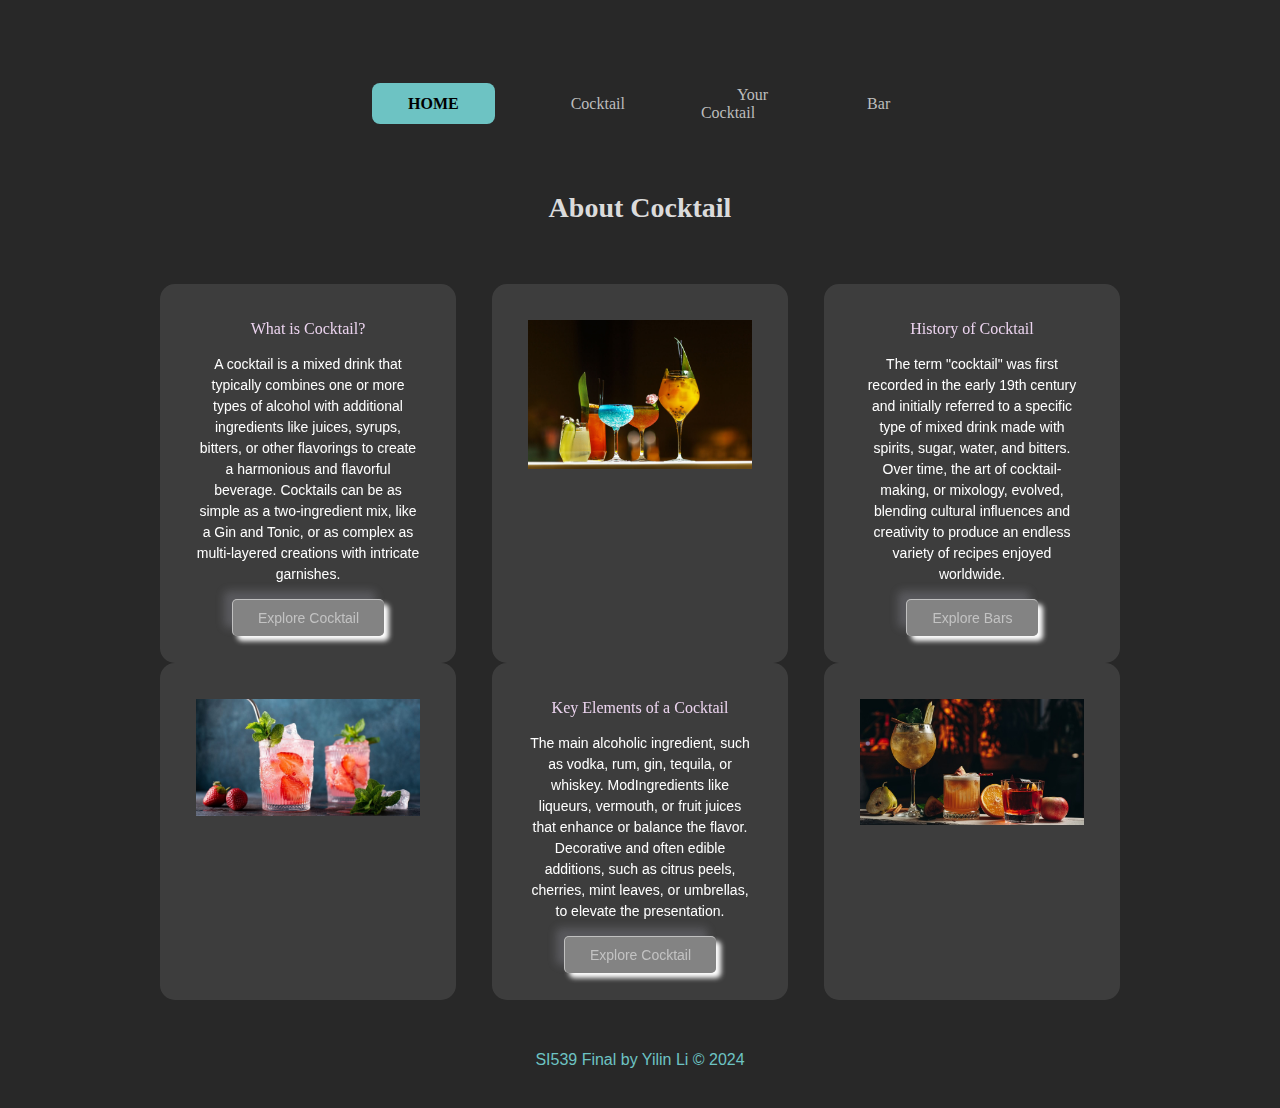
<file: index.html>
<!DOCTYPE html>
<html lang="en">

<head>
  <meta charset="UTF-8">
  <meta name="viewport" content="width=device-width, initial-scale=1.0">
  <link rel="stylesheet" href="css/reset.css">
  <link rel="stylesheet" href="css/style.css">
  <link rel="icon" href="images/Yilin_logo.png">
  <title>Home</title>
  <style>

    body {
      
      background-color: rgb(40, 40, 40);
    }
  </style>
</head>

<body class="index">
  <header>
    <nav class="navbar">
      <ul>
        <li><a class="current" href="index.html">Home</a></li>
        <li><a href="Cocktail.html">Cocktail</a></li>
        <li><a href="Build_Your_Cocktail.html">Your Cocktail</a></li>
        <li><a href="Bar.html">Bar</a></li>
      </ul>
    </nav>
  </header>

  <main>
    

    <!-- About Section -->
    <section class="about">
      <h2>About Cocktail</h2>
    </section>

    <!-- Three-Column Grid Section -->
    <section class="three-column-grid">
      <div class="module">
        <h3>What is Cocktail?</h3>
        <p class="module-p">
          A cocktail is a mixed drink that typically combines one or more types of alcohol with additional ingredients like juices, syrups, bitters, or other flavorings to create a harmonious and flavorful beverage. Cocktails can be as simple as a two-ingredient mix, like a Gin and Tonic, or as complex as multi-layered creations with intricate garnishes.


        </p>
        <a class="explore" href="Cocktail.html">Explore Cocktail</a>
      </div>

      <div class="module">
        <img src="images/3.jpg" alt="A bottle of cocktail">
      </div>

      <div class="module">
        <h3>History of Cocktail</h3>
        <p class="module-p">
          The term "cocktail" was first recorded in the early 19th century and initially referred to a specific type of mixed drink made with spirits, sugar, water, and bitters. Over time, the art of cocktail-making, or mixology, evolved, blending cultural influences and creativity to produce an endless variety of recipes enjoyed worldwide.
        </p>
        <a class="explore" href="Bar.html">Explore Bars</a>
      </div>
    </section>

    <!-- Another Three-Column Grid Section -->
    <section class="another-three-column-grid">
      <div class="module">
        <img src="images/2.jpg" alt="A bottle of cocktail">
      </div>

      <div class="module">
        <h3>Key Elements of a Cocktail</h3>
        <p class="module-p">
          The main alcoholic ingredient, such as vodka, rum, gin, tequila, or whiskey.
ModIngredients like liqueurs, vermouth, or fruit juices that enhance or balance the flavor.
Decorative and often edible additions, such as citrus peels, cherries, mint leaves, or umbrellas, to elevate the presentation.
        </p>
        <a class="explore" href="Cocktail.html">Explore Cocktail</a>
      </div>

      <div class="module">
        <img src="images/1.jpg" alt="A bottle of cocktail">
      </div>
    </section>
  </main>

  <footer>
    <p>SI539 Final by Yilin Li © 2024</p>
  </footer>

  <script src="code.js"></script>
</body>

</html>
</file>
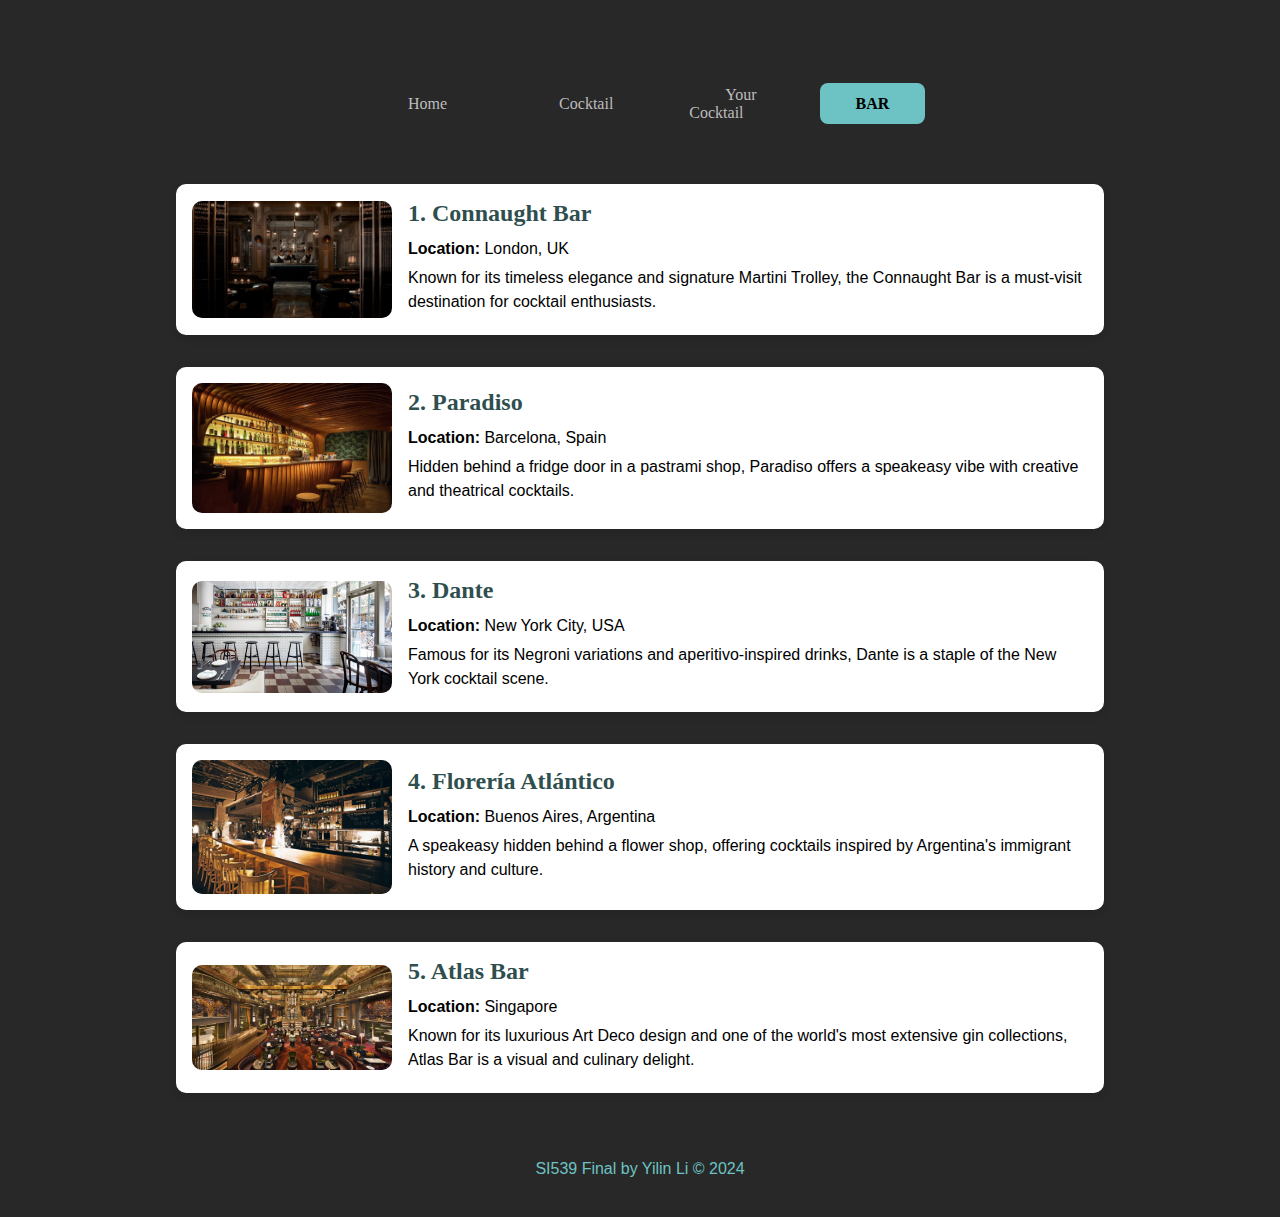
<file: Bar.html>
<!DOCTYPE html>
<html lang="en">

<head>
  <meta charset="UTF-8">
  <meta name="viewport" content="width=device-width, initial-scale=1.0">
  <link rel="stylesheet" href="css/reset.css">
  <link rel="stylesheet" href="css/style.css">
  <link rel="icon" href="images/Yilin_logo.png">
  <title>Bar</title>
  <style>
    body {
      background-color: rgb(40, 40, 40);
    }
    h2 {
      color:darkslategrey;
    }





  

    .intro-section {
      text-align: center;
      padding: 2rem;
      background: #fff;
      margin-bottom: 2rem;
    }

    .bars-list {
      display: flex;
      flex-direction: column;
      gap: 2rem;
      padding: 1rem;
    }

    .bar {
      display: flex;
      align-items: center;
      background: #fff;
      border-radius: 10px;
      box-shadow: 0 4px 8px rgba(0, 0, 0, 0.1);
      padding: 1rem;
      gap: 1rem;
    }

    .bar img {
      width: 200px;
      height: auto;
      border-radius: 10px;
    }

    .bar-info {
      flex: 1;
    }

    .bar-info h2 {
      margin: 0 0 10px;
      font-size: 1.5rem;
    }

    .bar-info p {
      margin: 5px 0;
    }


  </style>
</head>

<body class="bars-page">
  <header>
    <nav class="navbar">
      <ul>
        <li><a href="index.html">Home</a></li>
        <li><a href="Cocktail.html">Cocktail</a></li>
        <li><a href="Build_Your_Cocktail.html">Your Cocktail</a></li>
        <li><a class="current" href="Bar.html">Bar</a></li>
      </ul>
    </nav>
  </header>

  <main>
    

    <section class="bars-list">
      <div class="bar">
        <img src="images/14.jpg" alt="Connaught Bar in London">
        <div class="bar-info">
          <h2>1. Connaught Bar</h2>
          <p><strong>Location:</strong> London, UK</p>
          <p>Known for its timeless elegance and signature Martini Trolley, the Connaught Bar is a must-visit destination for cocktail enthusiasts.</p>
        </div>
      </div>

      <div class="bar">
        <img src="images/15.jpg" alt="Paradiso Bar in Barcelona">
        <div class="bar-info">
          <h2>2. Paradiso</h2>
          <p><strong>Location:</strong> Barcelona, Spain</p>
          <p>Hidden behind a fridge door in a pastrami shop, Paradiso offers a speakeasy vibe with creative and theatrical cocktails.</p>
        </div>
      </div>

      <div class="bar">
        <img src="images/16.jpg" alt="Dante Bar in New York City">
        <div class="bar-info">
          <h2>3. Dante</h2>
          <p><strong>Location:</strong> New York City, USA</p>
          <p>Famous for its Negroni variations and aperitivo-inspired drinks, Dante is a staple of the New York cocktail scene.</p>
        </div>
      </div>

      <div class="bar">
        <img src="images/17.jpg" alt="Florería Atlántico Bar in Buenos Aires">
        <div class="bar-info">
          <h2>4. Florería Atlántico</h2>
          <p><strong>Location:</strong> Buenos Aires, Argentina</p>
          <p>A speakeasy hidden behind a flower shop, offering cocktails inspired by Argentina's immigrant history and culture.</p>
        </div>
      </div>

      <div class="bar">
        <img src="images/18.jpg" alt="Atlas Bar in Singapore">
        <div class="bar-info">
          <h2>5. Atlas Bar</h2>
          <p><strong>Location:</strong> Singapore</p>
          <p>Known for its luxurious Art Deco design and one of the world's most extensive gin collections, Atlas Bar is a visual and culinary delight.</p>
        </div>
      </div>
    </section>
  </main>

  <footer>
    <p>SI539 Final by Yilin Li © 2024</p>
  </footer>
</body>

</html>
</file>
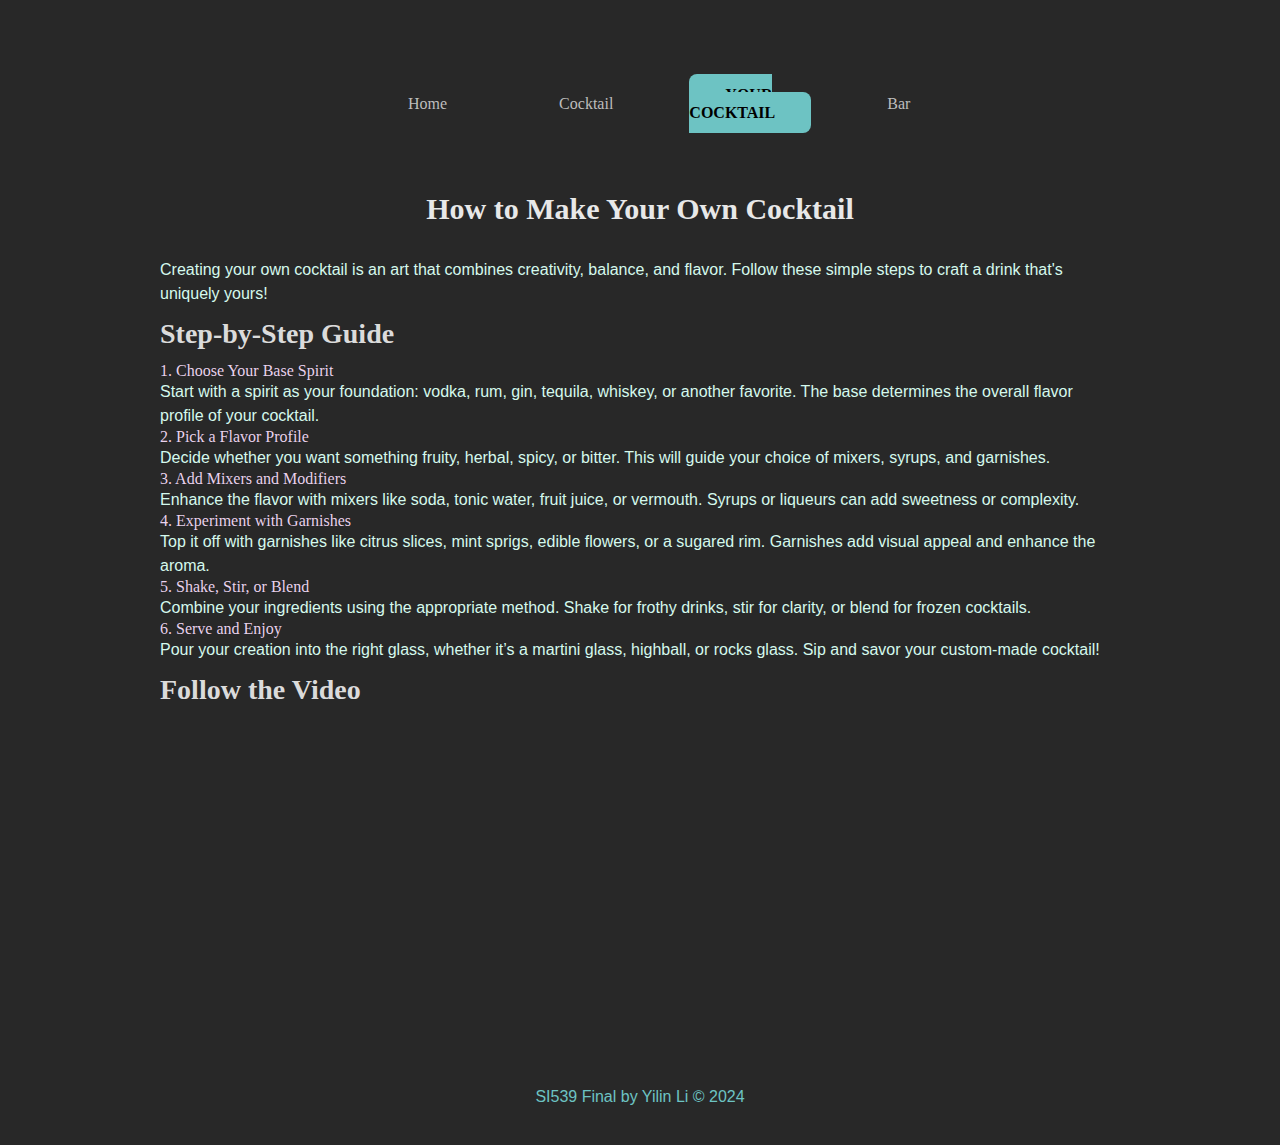
<file: Build_Your_Cocktail.html>
<!DOCTYPE html>
<html lang="en">

<head>
  <meta charset="UTF-8">
  <meta name="viewport" content="width=device-width, initial-scale=1.0">
  <link rel="stylesheet" href="css/reset.css">
  <link rel="stylesheet" href="css/style.css">
  <link rel="icon" href="images/Yilin_logo.png">
  <title>Cocktail</title>
  <style>

    body {
      
      background-color: rgb(40, 40, 40);
    }
    p {
      color:rgb(213, 249, 237);
    }
  </style>
</head>

<body class="Cocktail">
  <header>
    <nav class="navbar">
      <ul>
        <li><a href="index.html">Home</a></li>
        <li><a href="Cocktail.html">Cocktail</a></li>
        <li><a class="current" href="Build_Your_Cocktail.html">Your Cocktail</a></li>
        <li><a href="Bar.html">Bar</a></li>
      </ul>
    </nav>
  </header>

  <main>
    <section class="intro-section">
      <h1>How to Make Your Own Cocktail</h1>
      <p>Creating your own cocktail is an art that combines creativity, balance, and flavor. Follow these simple steps to craft a drink that's uniquely yours!</p>
    </section>

    <section class="steps-section">
      <h2>Step-by-Step Guide</h2>

      <div class="step">
        <h3>1. Choose Your Base Spirit</h3>
        <p>Start with a spirit as your foundation: vodka, rum, gin, tequila, whiskey, or another favorite. The base determines the overall flavor profile of your cocktail.</p>
        
      </div>

      <div class="step">
        <h3>2. Pick a Flavor Profile</h3>
        <p>Decide whether you want something fruity, herbal, spicy, or bitter. This will guide your choice of mixers, syrups, and garnishes.</p>
        
      </div>

      <div class="step">
        <h3>3. Add Mixers and Modifiers</h3>
        <p>Enhance the flavor with mixers like soda, tonic water, fruit juice, or vermouth. Syrups or liqueurs can add sweetness or complexity.</p>
        
      </div>

      <div class="step">
        <h3>4. Experiment with Garnishes</h3>
        <p>Top it off with garnishes like citrus slices, mint sprigs, edible flowers, or a sugared rim. Garnishes add visual appeal and enhance the aroma.</p>
        
      </div>

      <div class="step">
        <h3>5. Shake, Stir, or Blend</h3>
        <p>Combine your ingredients using the appropriate method. Shake for frothy drinks, stir for clarity, or blend for frozen cocktails.</p>
       
      </div>

      <div class="step">
        <h3>6. Serve and Enjoy</h3>
        <p>Pour your creation into the right glass, whether it’s a martini glass, highball, or rocks glass. Sip and savor your custom-made cocktail!</p>
        
      </div>
    </section>
    <h2>Follow the Video</h2>
    
    <iframe 
    width="560" 
    height="315" 
    src="https://www.youtube.com/embed/tX29UHI0BFA?si=Fx4ulRFLg_1Qa2pv" 
    title="YouTube video player" 
    frameborder="0" 
    allow="accelerometer; autoplay; clipboard-write; encrypted-media; gyroscope; picture-in-picture; web-share" 
    referrerpolicy="strict-origin-when-cross-origin" 
    allowfullscreen>
  </iframe>
  </main>

  <footer>
    <p>SI539 Final by Yilin Li © 2024</p>
  </footer>

</body>

</html>
</file>
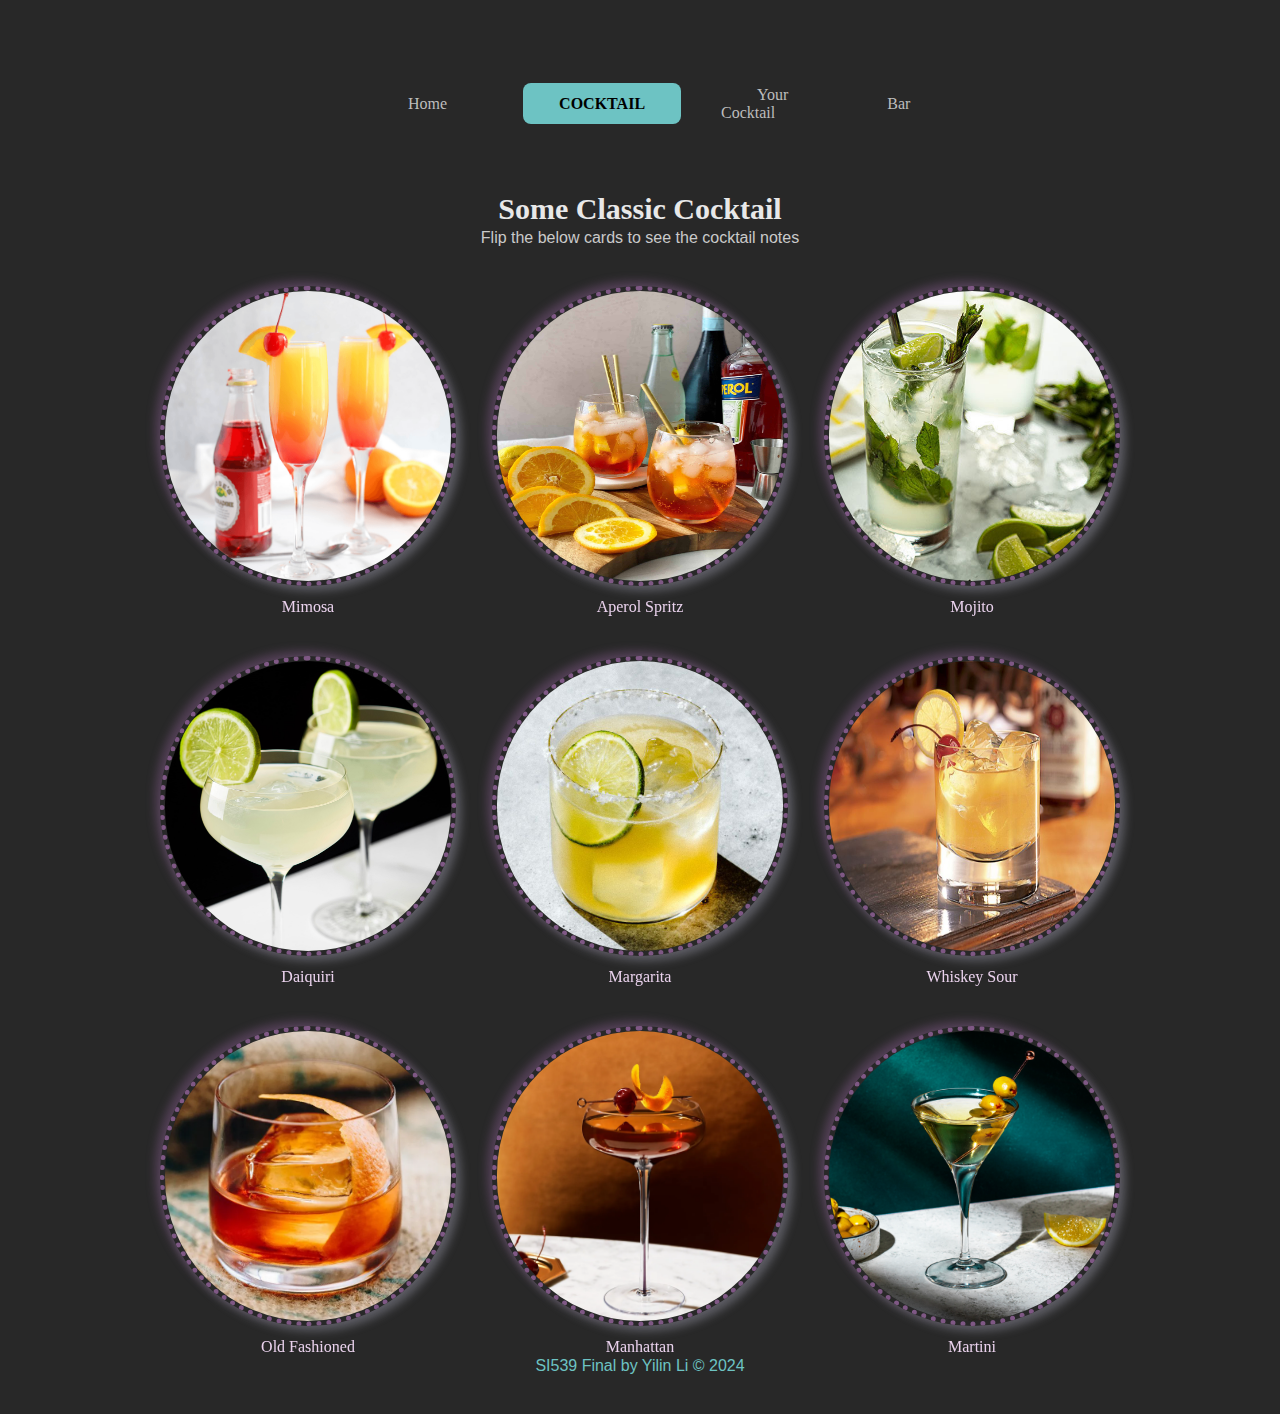
<file: Cocktail.html>
<!DOCTYPE html>
<html lang="en">

<head>
  <meta charset="UTF-8">
  <meta name="viewport" content="width=device-width, initial-scale=1.0">
  <link rel="stylesheet" href="css/reset.css">
  <link rel="stylesheet" href="css/style.css">
  <link rel="icon" href="images/Yilin_logo.png">
  <title>Cocktail</title>
  <style>

    body {
      
      background-color: rgb(40, 40, 40);
    }
  </style>
</head>

<body class="Cocktail">
  <header>
    <nav class="navbar">
      <ul>
        <li><a href="index.html">Home</a></li>
        <li><a class="current" href="Cocktail.html">Cocktail</a></li>
        <li><a href="Build_Your_Cocktail.html">Your Cocktail</a></li>
        <li><a href="Bar.html">Bar</a></li>
      </ul>
    </nav>
  </header>

  <main>
    <!-- Heading Section -->
    <section class="heading">
      <h1>Some Classic Cocktail</h1>
      <p>Flip the below cards to see the cocktail notes</p>
    </section>

    <!-- Flip Cards Section -->
    <section class="three-column-grid">
      <!-- Flip Card Template -->
      <div class="flip-card">
        <div class="flip-card-inner">
          <div class="flip-card-front">
            <img src="images/4.jpg" alt="Image of Mimosa" width="300" height="300">
            <h3>Mimosa</h3>
          </div>
          <div class="flip-card-back">
            <div class="text-container">
              <p>A brunch favorite made with equal parts champagne and orange juice. Refreshing and bubbly, it’s perfect for early-day occasions.
              </p>
            </div>
          </div>
        </div>
      </div>

      <div class="flip-card">
        <div class="flip-card-inner">
          <div class="flip-card-front">
            <img src="images/5.jpg" alt="Image of Aperol Spritz" width="300" height="300">
            <h3>Aperol Spritz</h3>
          </div>
          <div class="flip-card-back">
            <div class="text-container">
              <p>
                A bright and slightly bitter cocktail made with Aperol, prosecco, and a splash of soda water. Served over ice with an orange slice.
              </p>
            </div>
          </div>
        </div>
      </div>

      <div class="flip-card">
        <div class="flip-card-inner">
          <div class="flip-card-front">
            <img src="images/6.jpg" alt="Image of Mojito" width="300" height="300" >
            <h3>Mojito</h3>
          </div>
          <div class="flip-card-back">
            <div class="text-container">
              <p>
                A Cuban classic featuring white rum, fresh lime juice, mint leaves, sugar, and soda water. It’s crisp, citrusy, and refreshing.
              </p>
            </div>
          </div>
        </div>
      </div>

      <div class="flip-card">
        <div class="flip-card-inner">
          <div class="flip-card-front">
            <img src="images/7.jpg" alt="Image of Daiquiri" width="300" height="300">
            <h3>Daiquiri</h3>
          </div>
          <div class="flip-card-back">
            <div class="text-container">
              <p>A simple, classic cocktail made with white rum, lime juice, and sugar syrup. It’s tangy and perfectly balanced.</p>
            </div>
          </div>
        </div>
      </div>

      <div class="flip-card">
        <div class="flip-card-inner">
          <div class="flip-card-front">
            <img src="images/8.jpg" alt="Image of Margarita" width="300" height="300">
            <h3>Margarita</h3>
          </div>
          <div class="flip-card-back">
            <div class="text-container">
              <p>A popular Mexican cocktail combining tequila, lime juice, and orange liqueur, served with or without a salted rim.</p>
            </div>
          </div>
        </div>
      </div>

      <div class="flip-card">
        <div class="flip-card-inner">
          <div class="flip-card-front">
            <img src="images/9.jpg" alt="Image of Whiskey Sour" width="300" height="300">
            <h3>Whiskey Sour</h3>
          </div>
          <div class="flip-card-back">
            <div class="text-container">
              <p>
                A blend of whiskey, fresh lemon juice, and sugar syrup, often topped with a frothy egg white. Smooth and tangy with a hint of sweetness.
              </p>
            </div>
          </div>
        </div>
      </div>

      <div class="flip-card">
        <div class="flip-card-inner">
          <div class="flip-card-front">
            <img src="images/10.jpg" alt="Image of Old Fashioned" width="300" height="300">
            <h3>Old Fashioned</h3>
          </div>
          <div class="flip-card-back">
            <div class="text-container">
              <p>
                A timeless whiskey cocktail made with bourbon or rye, sugar, bitters, and a large ice cube. Garnished with an orange twist or cherry.
              </p>
            </div>
          </div>
        </div>
      </div>

      <div class="flip-card">
        <div class="flip-card-inner">
          <div class="flip-card-front">
            <img src="images/11.jpg" alt="Image of Manhattan" width="300" height="300">
            <h3>Manhattan</h3>
          </div>
          <div class="flip-card-back">
            <div class="text-container">
              <p>
                A sophisticated mix of rye whiskey, sweet vermouth, and bitters, served in a martini glass and garnished with a cherry.

              </p>
            </div>
          </div>
        </div>
      </div>

      <div class="flip-card">
        <div class="flip-card-inner">
          <div class="flip-card-front">
            <img src="images/12.jpg" alt="Image of Martini" width="300" height="300">
            <h3>Martini</h3>
          </div>
          <div class="flip-card-back">
            <div class="text-container">
              <p>
                A classic and potent cocktail made with gin or vodka and dry vermouth, served chilled in a martini glass. Often garnished with an olive or a twist of lemon.

              </p>
            </div>
          </div>
        </div>
      </div>
    </section>
  </main>

  <footer>
    <p>SI539 Final by Yilin Li © 2024</p>
  </footer>

</body>

</html>
</file>
<file: css/style.css>
html {
    scroll-behavior: smooth;
}





header {
    width: 50%;
    margin-top: 36px;
    margin-bottom: 36px;
    margin-left: auto;
    margin-right: auto;
    justify-content: center;
}

span {
    font-size: 24px;
    color: #6dc3c3;
}

nav a {
    text-decoration: none;
    color: rgb(189, 189, 189);
    border: 0px solid black;
    padding: 12px 36px;
    border-radius: 8px;
}

a:hover {
    color: #6dc3c3;
}

nav a.current {
    text-transform: uppercase;
    color: black;
    background-color: #6dc3c3;
    font-weight: 700;
}

.navbar ul {
    padding: 0;
    display: flex;
    position: relative;
    align-items: center;
    justify-content: space-between;
    padding-top: 40px;
    padding-left: 5%;
    padding-right: 5%;

}

nav ul li {
    list-style-type: none;
    display: inline-block;
    padding: 10px 20px;
    margin-left: auto;
    margin-right: auto;
    justify-content: space-between;
}


main,
footer {
    width: 75%;
    margin-left: auto;
    margin-right: auto;
}

#popup {
    display: none;
    position: fixed;
    top: 0;
    left: 0;
    width: 100%;
    height: 100%;
    background-color: rgba(0, 0, 0, 0.5);
}

#popup img {
    border-radius: 5px;
}

.popup-content {
    position: absolute;
    top: 50%;
    left: 50%;
    transform: translate(-50%, -50%);
    width: 100%;
    max-width: 600px;
    background-color: rgb(255, 255, 255, 0.1);
    border-radius: 15px;
    padding: 20px;
}

.somebrand .popup-content {
    background: none;
}

.popup-content p {
    font-size: 14px;
    margin-top: 8px;
    color: #575757;
}

#close-btn {
    display: none;
}


h1 {
    font-size: 30px;
    font-weight: bolder;
    color: #e8e8e8;
    margin: 60px 0px 32px 0px;
    text-align: center;
}

h2 {
    font-size: 28px;
    font-weight: bolder;
    color: #dbdbdb;
    margin: 12px 0px;
}

h3 {
    font-weight: 200;
    color: #f7defbef;
}

.about h2 {
    text-align: center;
    width: 50%;
    margin-left: auto;
    margin-right: auto;
    margin-top: 60px;
    margin-bottom: 60px;
}

p {
    font-family: sans-serif;
    font-size: 16px;
    font-weight: 100;
    line-height: 1.5;
}

.three-column-grid {
    display: grid;
    grid-template-columns: repeat(3, 1fr);
    gap: 36px;
    row-gap: 90px;
}

.another-three-column-grid {
    display: grid;
    grid-template-columns: repeat(3, 1fr);
    gap: 36px;
    row-gap: 60px;
}

.prettygif {
    display: grid;
    grid-template-columns: repeat(3, 1fr);
    gap: 48px;
    row-gap: 80px;
    align-items: center;
    justify-content: space-evenly;
    place-items: center;
}

.prettygif div {
    border: 0px solid black;
    border-radius: 10px;
    height: auto;
    margin-top: 4%;
}

.prettygif h3 {
    text-align: center;
    padding: 8px 0px 16px 0px;
}

.prettygif img {
    border-radius: 15px 15px 15px 15px;
}

.module {
    border: 0px solid black;
    padding: 36px;
    border-radius: 15px;
    text-align: center;
    background-color: rgb(255, 255, 255, 0.1);
    backdrop-filter: blur(5px);
}

.module-p {
    color: #fff;
    font-size: 14px;
    margin-top: 16px;
    margin-bottom: 24px;
}

.explore {
    text-decoration: none;
    padding: 10px 25px;
    border-radius: 5px;
    box-shadow: -8px -8px 8px rgba(174, 174, 192, 0.25),
        5px 5px 5px #fff;
    color: rgb(195, 195, 195);
    background: rgba(255, 255, 255, 0.286);
    border-top: 1px solid rgba(255, 255, 255, 0.5);
    border-left: 1px solid rgba(255, 255, 255, 0.5);
    backdrop-filter: blur(5px);
    font-size: 14px;
    font-family: sans-serif;
    font-weight: 200;
}

.explore:hover {
    color: black;
    background: #6dc3c3;
    font-weight: 900;
    color: #fff;
}




.heading {
    text-align: center;
    margin-bottom: 36px;
}

.heading p {
    color: #cacaca;
    margin-top: -32px;
}

.somebrand {
    display: grid;
    grid-template-columns: repeat(6, 1fr);
    grid-gap: 40px;
}

.somebrand img {
    border-radius: 10%;
    margin-bottom: 10px;
}

.somebrand p {
    text-align: center;
    font-weight: 100;
    color: #6b6b6b;
    font-size: 12px;
}

.popup-text p {
    font-size: 14px;
    margin-top: 8px;
    color: #575757;
}

footer {
    margin-top: 48px;
    margin-bottom: 36px;
    text-align: center;
}

footer p {
    color: #6dc3c3;
    font-size: 16px;
}

.xerjoff p {
    text-align: center;
    color: rgb(255, 249, 136);
    margin-bottom: 20px;
}

.flip-card {
    width: 100%;
    height: 280px;
    perspective: 1000px;
}

.flip-card-inner {
    position: relative;
    width: 100%;
    height: 100%;
    text-align: center;
    transition: transform 0.6s;
    transform-style: preserve-3d;
}

.flip-card:hover .flip-card-inner {
    transform: rotateY(180deg);
}

.flip-card-front,
.flip-card-back {
    position: absolute;
    width: 100%;
    height: 100%;
    backface-visibility: hidden;
}



.flip-card-front img {
    border-radius: 150px;
    border: 5px dotted #7f5885;
    border-radius: 150px;
    box-shadow: -5px -5px 10px #7f58857c,
        5px 5px 10px rgba(174, 174, 192, 0.4);
}

.flip-card-front h3 {
    margin-top: 8px;
    margin-bottom: 20px;
}

.flip-card-back {
    background-color: #f9d4ffef;
    color: #575757;
    transform: rotateY(180deg);
    padding: 24px;
}

.text-container {
    display: flex;
    flex-direction: column;
    justify-content: center;
    align-items: center;
    height: 100%;
}


@media screen and (max-width: 600px) {

    header {
        width: 80%;
    }

    .navbar ul{
        padding:5px;

    }

    nav ul {
        padding: 2px;
        text-align: center;
    }

    nav li {
        display: block;
        margin-bottom: 3px;
    }
    nav ul li{
        padding: 3px;
        font-size: smaller;
    }

    nav a {
        display: inline-block;
        padding: 10px 10px;
    }

    .three-column-grid,
    .another-three-column-grid {
        grid-template-columns: repeat(1, 1fr);
    }

    .module {
        width: 100%;
        padding: 20px;
    }

    .somebrand {
        grid-template-columns: repeat(3, 2fr);
    }

    h1 {
        font-size: 18px;
    }

    h2 {
        font-size: 16px;
    }

    h3 {
        font-size: 14px;
    }
    .prettygif {
        grid-template-columns: repeat(1, 1fr);
        gap: 20px;
        Row-gap: 20px;
    }
    footer p{
        font-size: 10pt;
    }

}
</file>
